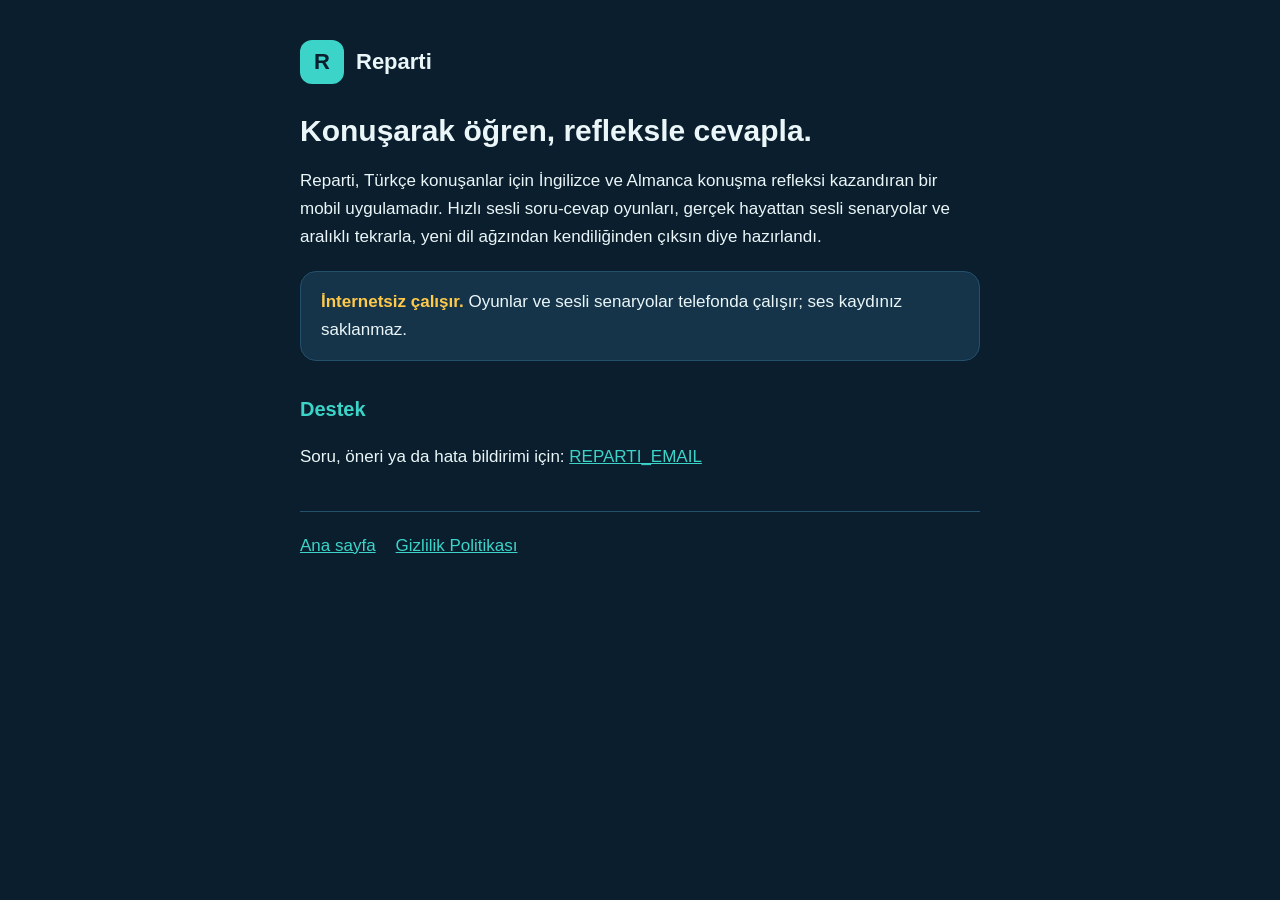
<file: index.html>
<!doctype html>
<html lang="tr">
<head>
<meta charset="utf-8">
<meta name="viewport" content="width=device-width, initial-scale=1">
<title>Reparti</title>
<link rel="stylesheet" href="style.css">
</head>
<body>
<main>
  <header><span class="logo">R</span><a href="./">Reparti</a></header>

  <h1>Konuşarak öğren, refleksle cevapla.</h1>
  <p>Reparti, Türkçe konuşanlar için İngilizce ve Almanca konuşma refleksi kazandıran bir mobil uygulamadır.
  Hızlı sesli soru-cevap oyunları, gerçek hayattan sesli senaryolar ve aralıklı tekrarla, yeni dil ağzından
  kendiliğinden çıksın diye hazırlandı.</p>

  <div class="summary">
    <strong>İnternetsiz çalışır.</strong> Oyunlar ve sesli senaryolar telefonda çalışır; ses kaydınız saklanmaz.
  </div>

  <h2>Destek</h2>
  <p>Soru, öneri ya da hata bildirimi için: <a href="mailto:REPARTI_EMAIL">REPARTI_EMAIL</a></p>

  <nav><a href="./">Ana sayfa</a><a href="gizlilik.html">Gizlilik Politikası</a></nav>
</main>
</body>
</html>
</file>
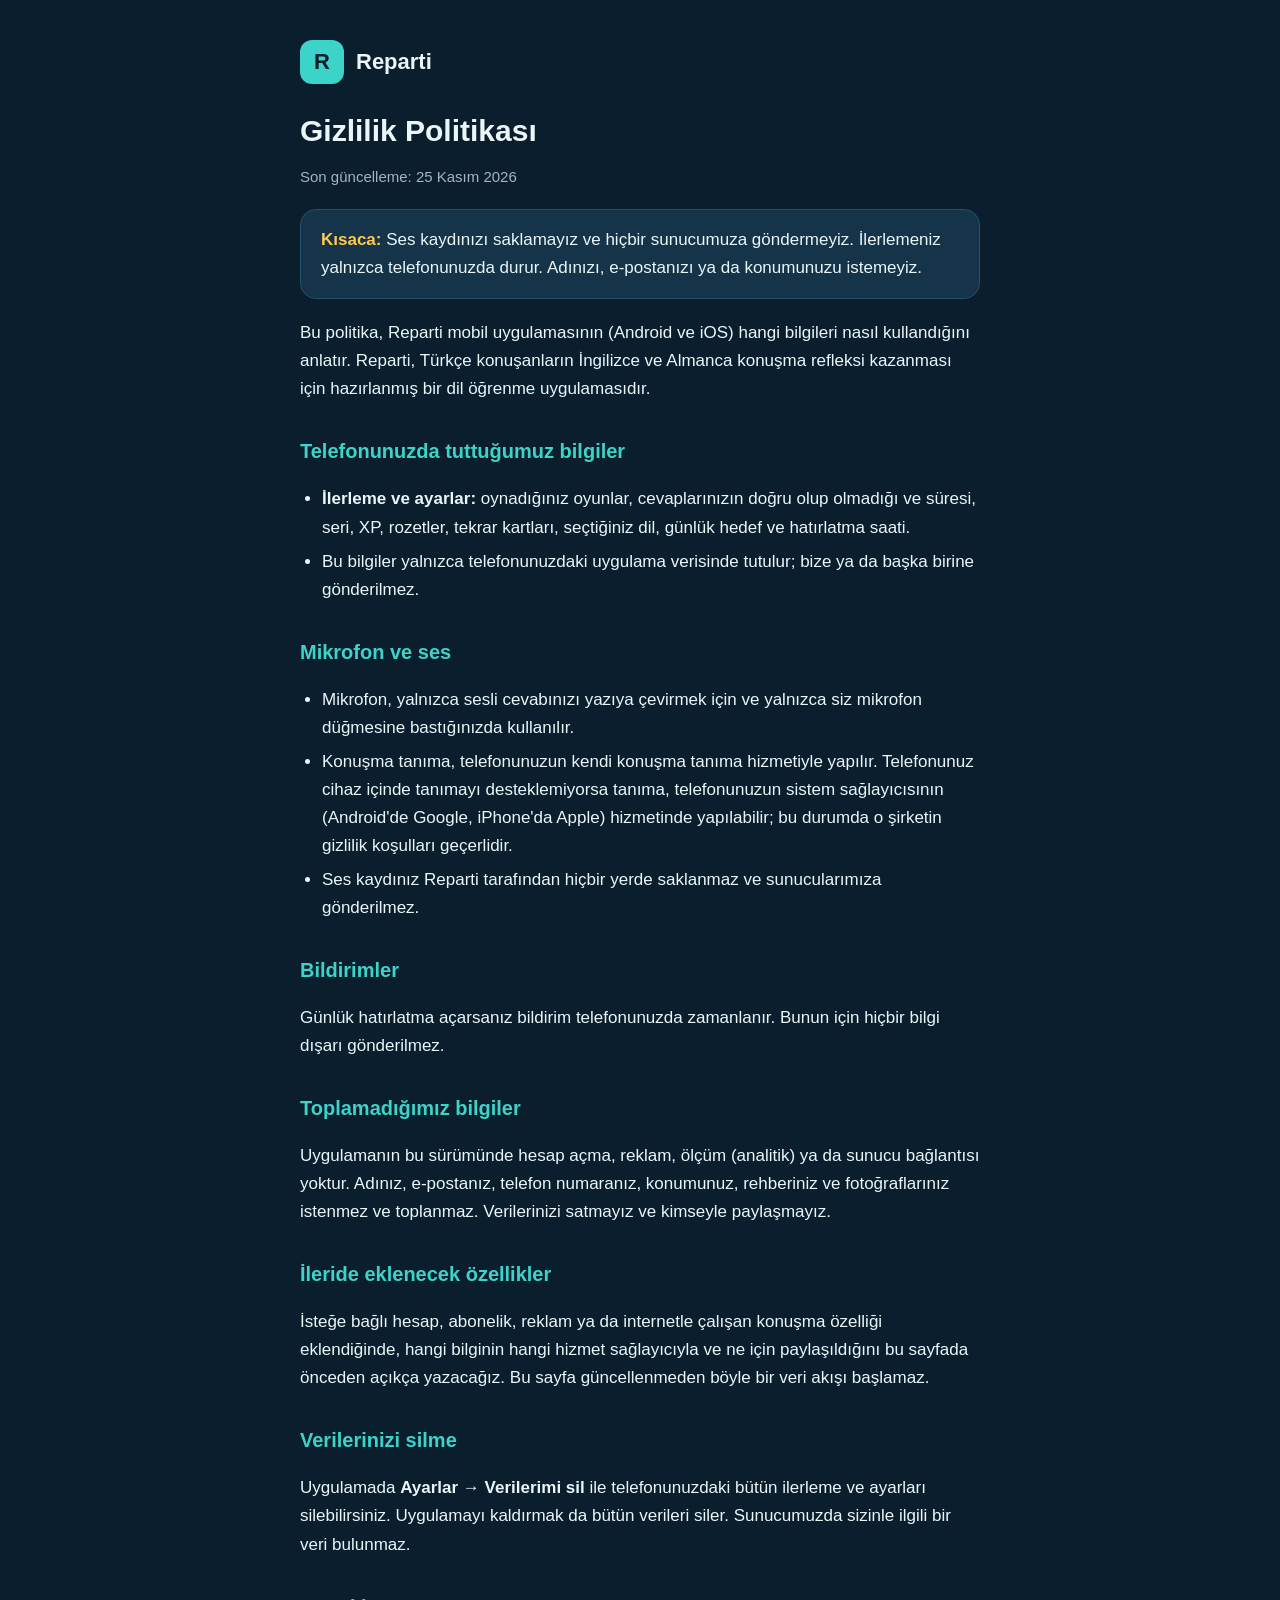
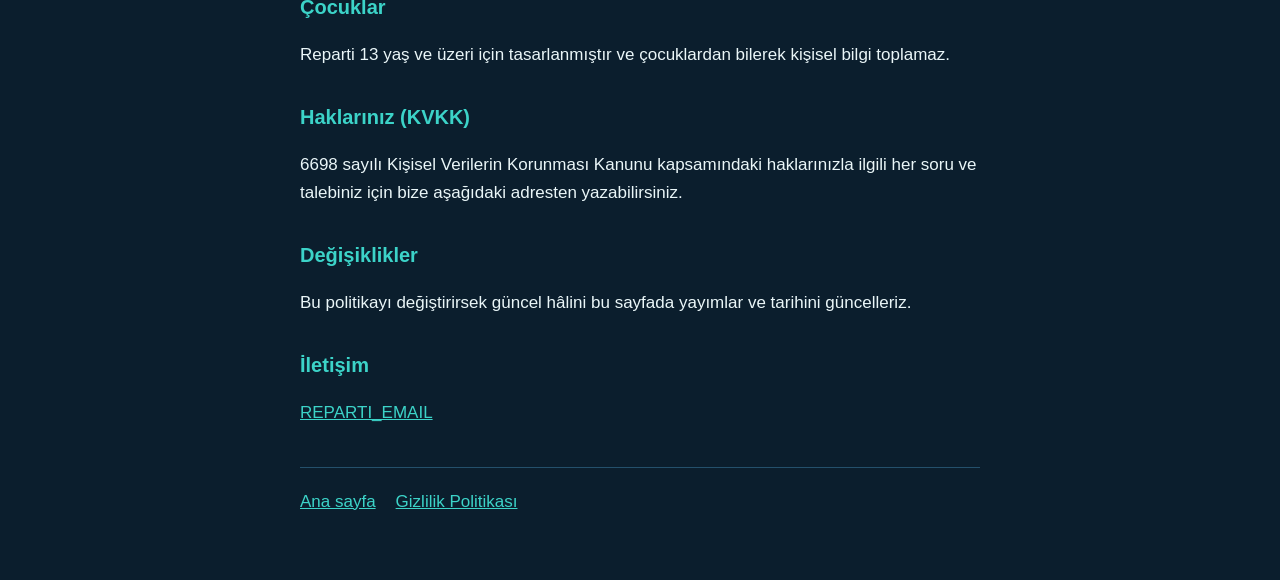
<file: gizlilik.html>
<!doctype html>
<html lang="tr">
<head>
<meta charset="utf-8">
<meta name="viewport" content="width=device-width, initial-scale=1">
<title>Reparti · Gizlilik Politikası</title>
<link rel="stylesheet" href="style.css">
</head>
<body>
<main>
  <header><span class="logo">R</span><a href="./">Reparti</a></header>

  <h1>Gizlilik Politikası</h1>
  <p class="muted">Son güncelleme: 25 Kasım 2026</p>

  <div class="summary">
    <strong>Kısaca:</strong> Ses kaydınızı saklamayız ve hiçbir sunucumuza göndermeyiz. İlerlemeniz yalnızca
    telefonunuzda durur. Adınızı, e-postanızı ya da konumunuzu istemeyiz.
  </div>

  <p>Bu politika, Reparti mobil uygulamasının (Android ve iOS) hangi bilgileri nasıl kullandığını anlatır.
  Reparti, Türkçe konuşanların İngilizce ve Almanca konuşma refleksi kazanması için hazırlanmış bir dil öğrenme uygulamasıdır.</p>

  <h2>Telefonunuzda tuttuğumuz bilgiler</h2>
  <ul>
    <li><strong>İlerleme ve ayarlar:</strong> oynadığınız oyunlar, cevaplarınızın doğru olup olmadığı ve süresi, seri,
      XP, rozetler, tekrar kartları, seçtiğiniz dil, günlük hedef ve hatırlatma saati.</li>
    <li>Bu bilgiler yalnızca telefonunuzdaki uygulama verisinde tutulur; bize ya da başka birine gönderilmez.</li>
  </ul>

  <h2>Mikrofon ve ses</h2>
  <ul>
    <li>Mikrofon, yalnızca sesli cevabınızı yazıya çevirmek için ve yalnızca siz mikrofon düğmesine bastığınızda kullanılır.</li>
    <li>Konuşma tanıma, telefonunuzun kendi konuşma tanıma hizmetiyle yapılır. Telefonunuz cihaz içinde tanımayı
      desteklemiyorsa tanıma, telefonunuzun sistem sağlayıcısının (Android'de Google, iPhone'da Apple) hizmetinde
      yapılabilir; bu durumda o şirketin gizlilik koşulları geçerlidir.</li>
    <li>Ses kaydınız Reparti tarafından hiçbir yerde saklanmaz ve sunucularımıza gönderilmez.</li>
  </ul>

  <h2>Bildirimler</h2>
  <p>Günlük hatırlatma açarsanız bildirim telefonunuzda zamanlanır. Bunun için hiçbir bilgi dışarı gönderilmez.</p>

  <h2>Toplamadığımız bilgiler</h2>
  <p>Uygulamanın bu sürümünde hesap açma, reklam, ölçüm (analitik) ya da sunucu bağlantısı yoktur. Adınız, e-postanız,
  telefon numaranız, konumunuz, rehberiniz ve fotoğraflarınız istenmez ve toplanmaz. Verilerinizi satmayız ve
  kimseyle paylaşmayız.</p>

  <h2>İleride eklenecek özellikler</h2>
  <p>İsteğe bağlı hesap, abonelik, reklam ya da internetle çalışan konuşma özelliği eklendiğinde, hangi bilginin hangi
  hizmet sağlayıcıyla ve ne için paylaşıldığını bu sayfada önceden açıkça yazacağız. Bu sayfa güncellenmeden böyle
  bir veri akışı başlamaz.</p>

  <h2>Verilerinizi silme</h2>
  <p>Uygulamada <strong>Ayarlar → Verilerimi sil</strong> ile telefonunuzdaki bütün ilerleme ve ayarları silebilirsiniz.
  Uygulamayı kaldırmak da bütün verileri siler. Sunucumuzda sizinle ilgili bir veri bulunmaz.</p>

  <h2>Çocuklar</h2>
  <p>Reparti 13 yaş ve üzeri için tasarlanmıştır ve çocuklardan bilerek kişisel bilgi toplamaz.</p>

  <h2>Haklarınız (KVKK)</h2>
  <p>6698 sayılı Kişisel Verilerin Korunması Kanunu kapsamındaki haklarınızla ilgili her soru ve talebiniz için
  bize aşağıdaki adresten yazabilirsiniz.</p>

  <h2>Değişiklikler</h2>
  <p>Bu politikayı değiştirirsek güncel hâlini bu sayfada yayımlar ve tarihini güncelleriz.</p>

  <h2>İletişim</h2>
  <p><a href="mailto:REPARTI_EMAIL">REPARTI_EMAIL</a></p>

  <nav><a href="./">Ana sayfa</a><a href="gizlilik.html">Gizlilik Politikası</a></nav>
</main>
</body>
</html>
</file>
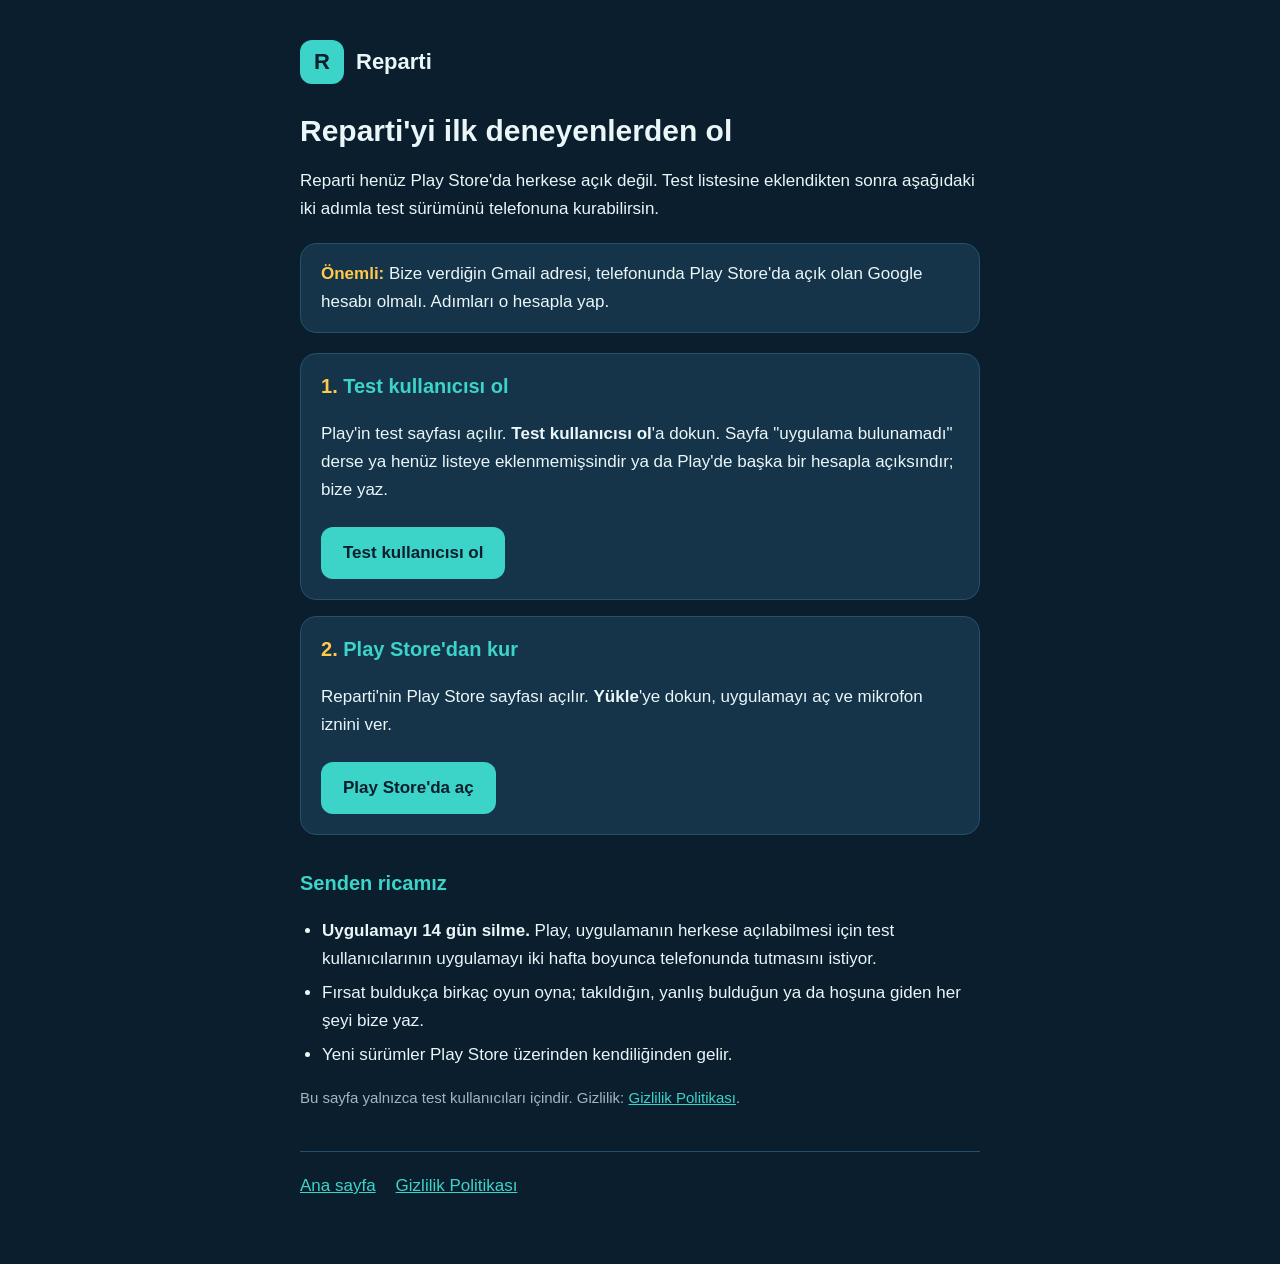
<file: test.html>
<!doctype html>
<html lang="tr">
<head>
<meta charset="utf-8">
<meta name="viewport" content="width=device-width, initial-scale=1">
<meta name="robots" content="noindex">
<title>Reparti · Test kullanıcısı ol</title>
<link rel="stylesheet" href="style.css">
</head>
<body>
<main>
  <header><span class="logo">R</span><a href="./">Reparti</a></header>

  <h1>Reparti'yi ilk deneyenlerden ol</h1>
  <p>Reparti henüz Play Store'da herkese açık değil. Test listesine eklendikten sonra aşağıdaki iki adımla
  test sürümünü telefonuna kurabilirsin.</p>

  <div class="summary">
    <strong>Önemli:</strong> Bize verdiğin Gmail adresi, telefonunda Play Store'da açık olan Google hesabı olmalı.
    Adımları o hesapla yap.
  </div>

  <ol class="steps">
    <li>
      <h2>Test kullanıcısı ol</h2>
      <p>Play'in test sayfası açılır. <strong>Test kullanıcısı ol</strong>'a dokun. Sayfa "uygulama bulunamadı" derse
      ya henüz listeye eklenmemişsindir ya da Play'de başka bir hesapla açıksındır; bize yaz.</p>
      <a class="button" href="https://play.google.com/apps/testing/com.sertacozer.reparti">Test kullanıcısı ol</a>
    </li>
    <li>
      <h2>Play Store'dan kur</h2>
      <p>Reparti'nin Play Store sayfası açılır. <strong>Yükle</strong>'ye dokun, uygulamayı aç ve mikrofon iznini ver.</p>
      <a class="button" href="https://play.google.com/store/apps/details?id=com.sertacozer.reparti">Play Store'da aç</a>
    </li>
  </ol>

  <h2>Senden ricamız</h2>
  <ul>
    <li><strong>Uygulamayı 14 gün silme.</strong> Play, uygulamanın herkese açılabilmesi için test kullanıcılarının uygulamayı iki hafta boyunca telefonunda tutmasını istiyor.</li>
    <li>Fırsat buldukça birkaç oyun oyna; takıldığın, yanlış bulduğun ya da hoşuna giden her şeyi bize yaz.</li>
    <li>Yeni sürümler Play Store üzerinden kendiliğinden gelir.</li>
  </ul>

  <p class="muted">Bu sayfa yalnızca test kullanıcıları içindir. Gizlilik: <a href="gizlilik.html">Gizlilik Politikası</a>.</p>

  <nav><a href="./">Ana sayfa</a><a href="gizlilik.html">Gizlilik Politikası</a></nav>
</main>
</body>
</html>
</file>
<file: style.css>
:root {
  --bg: #0b1e2d;
  --surface: #15344a;
  --line: #24506b;
  --ink: #eaf6f8;
  --muted: #9db8c2;
  --sea: #3cd3c8;
  --sun: #ffc94a;
}
* { box-sizing: border-box; }
body {
  margin: 0;
  background: var(--bg);
  color: var(--ink);
  font: 17px/1.65 -apple-system, BlinkMacSystemFont, "Segoe UI", Roboto, Arial, sans-serif;
}
main { max-width: 720px; margin: 0 auto; padding: 40px 20px 64px; }
header { display: flex; align-items: center; gap: 12px; margin-bottom: 28px; }
.logo {
  width: 44px; height: 44px; border-radius: 12px; background: var(--sea); color: var(--bg);
  display: grid; place-items: center; font-weight: 900; font-size: 22px;
}
header a { color: var(--ink); text-decoration: none; font-weight: 800; font-size: 22px; }
h1 { font-size: 30px; line-height: 1.25; margin: 0 0 8px; }
h2 { font-size: 20px; margin: 32px 0 8px; color: var(--sea); }
p, li { color: var(--ink); }
.muted { color: var(--muted); font-size: 15px; }
.summary {
  background: var(--surface); border: 1px solid var(--line); border-radius: 16px;
  padding: 16px 20px; margin: 20px 0;
}
.summary strong { color: var(--sun); }
a { color: var(--sea); }
ul { padding-left: 22px; }
li { margin: 6px 0; }
.steps { padding-left: 0; list-style: none; counter-reset: step; }
.steps li {
  counter-increment: step; background: var(--surface); border: 1px solid var(--line); border-radius: 16px;
  padding: 16px 20px 20px; margin: 16px 0;
}
.steps h2 { margin: 0 0 6px; }
.steps h2::before { content: counter(step) ". "; color: var(--sun); }
.button {
  display: inline-block; margin-top: 6px; padding: 12px 22px; border-radius: 12px;
  background: var(--sea); color: var(--bg); font-weight: 800; text-decoration: none;
}
nav { margin-top: 40px; padding-top: 20px; border-top: 1px solid var(--line); display: flex; gap: 20px; flex-wrap: wrap; }
</file>
